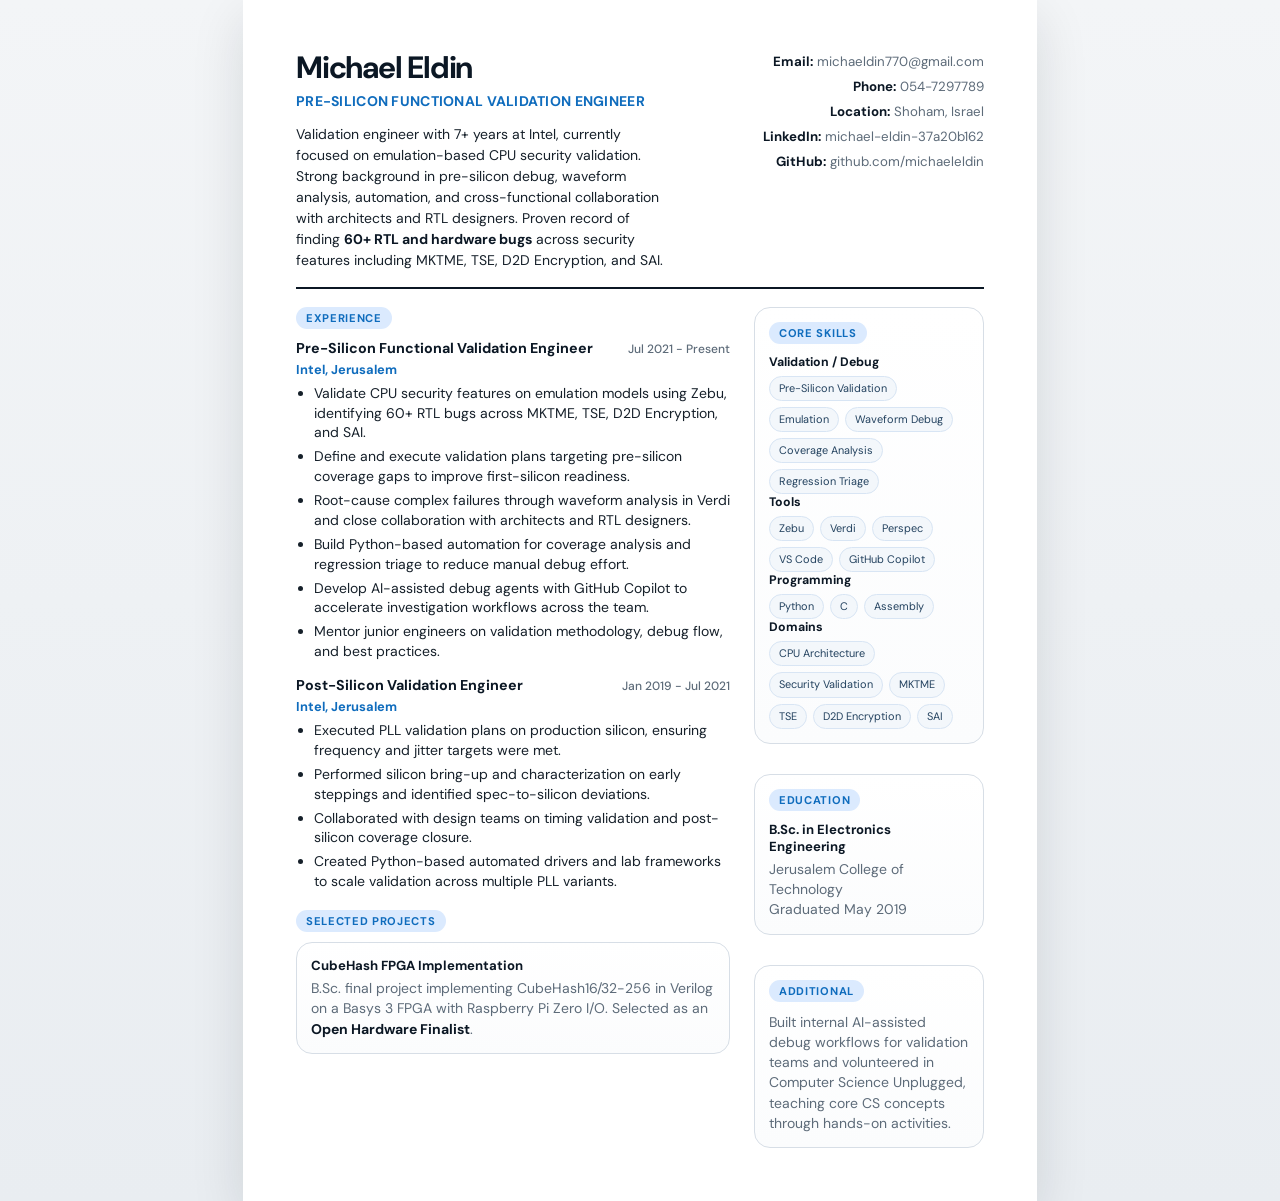
<file: cv.html>
<!DOCTYPE html>
<html lang="en">
<head>
  <meta charset="UTF-8">
  <meta name="viewport" content="width=device-width, initial-scale=1.0">
  <title>Michael Eldin - CV</title>
  <link rel="preconnect" href="https://fonts.googleapis.com">
  <link rel="preconnect" href="https://fonts.gstatic.com" crossorigin>
  <link href="https://fonts.googleapis.com/css2?family=DM+Sans:wght@400;500;700&display=swap" rel="stylesheet">
  <style>
    :root {
      --page-bg: #eef1f4;
      --paper: #ffffff;
      --text: #16202a;
      --muted: #5d6b79;
      --accent: #0f6cbd;
      --accent-soft: #dbeafe;
      --border: #d7dee6;
      --heading: #0b1724;
    }

    * {
      box-sizing: border-box;
    }

    html {
      font-size: 14px;
    }

    body {
      margin: 0;
      font-family: "DM Sans", Arial, sans-serif;
      color: var(--text);
      background: linear-gradient(180deg, #f3f5f7 0%, #e9edf1 100%);
      -webkit-font-smoothing: antialiased;
    }

    .page {
      width: 210mm;
      min-height: 297mm;
      margin: 0 auto;
      padding: 14mm;
      background: var(--paper);
      box-shadow: 0 18px 50px rgba(15, 23, 36, 0.12);
    }

    .header {
      display: grid;
      grid-template-columns: 1.5fr 1fr;
      gap: 20px;
      align-items: start;
      padding-bottom: 16px;
      border-bottom: 2px solid var(--heading);
    }

    .name {
      margin: 0;
      font-size: 2.2rem;
      line-height: 1;
      letter-spacing: -0.04em;
      color: var(--heading);
    }

    .role {
      margin: 8px 0 0;
      color: var(--accent);
      font-size: 1rem;
      font-weight: 700;
      letter-spacing: 0.02em;
      text-transform: uppercase;
    }

    .summary {
      margin: 14px 0 0;
      max-width: 95%;
      color: var(--text);
      line-height: 1.5;
    }

    .contact {
      display: grid;
      gap: 8px;
      justify-items: end;
      font-size: 0.95rem;
      color: var(--muted);
    }

    .contact strong {
      color: var(--heading);
      font-weight: 700;
    }

    .contact a {
      color: inherit;
      text-decoration: none;
    }

    .layout {
      display: grid;
      grid-template-columns: 1.7fr 0.9fr;
      gap: 24px;
      margin-top: 18px;
    }

    .section {
      margin-bottom: 18px;
    }

    .section:last-child {
      margin-bottom: 0;
    }

    .section-title {
      display: inline-block;
      margin: 0 0 10px;
      padding: 4px 10px;
      border-radius: 999px;
      background: var(--accent-soft);
      color: var(--accent);
      font-size: 0.8rem;
      font-weight: 700;
      letter-spacing: 0.06em;
      text-transform: uppercase;
    }

    .entry {
      margin-bottom: 14px;
    }

    .entry:last-child {
      margin-bottom: 0;
    }

    .entry-head {
      display: flex;
      justify-content: space-between;
      gap: 12px;
      align-items: baseline;
      margin-bottom: 4px;
    }

    .entry-title {
      margin: 0;
      font-size: 1.02rem;
      color: var(--heading);
    }

    .entry-date {
      white-space: nowrap;
      color: var(--muted);
      font-size: 0.86rem;
      font-weight: 500;
    }

    .entry-subtitle {
      margin: 0 0 6px;
      color: var(--accent);
      font-size: 0.92rem;
      font-weight: 700;
    }

    ul {
      margin: 0;
      padding-left: 18px;
    }

    li {
      margin-bottom: 4px;
      line-height: 1.42;
    }

    .panel {
      border: 1px solid var(--border);
      border-radius: 16px;
      padding: 14px;
      background: linear-gradient(180deg, #ffffff 0%, #fbfcfd 100%);
    }

    .stack {
      display: grid;
      gap: 12px;
    }

    .label {
      margin: 0 0 6px;
      color: var(--heading);
      font-size: 0.88rem;
      font-weight: 700;
    }

    .chips {
      display: flex;
      flex-wrap: wrap;
      gap: 6px;
    }

    .chip {
      padding: 5px 9px;
      border-radius: 999px;
      background: #f3f7fb;
      border: 1px solid #d8e5f4;
      color: #23425f;
      font-size: 0.78rem;
      line-height: 1.2;
    }

    .project {
      margin-bottom: 10px;
    }

    .project:last-child {
      margin-bottom: 0;
    }

    .project h4,
    .edu h4 {
      margin: 0 0 4px;
      font-size: 0.94rem;
      color: var(--heading);
    }

    .project p,
    .edu p,
    .note {
      margin: 0;
      color: var(--muted);
      line-height: 1.45;
    }

    .highlight {
      color: var(--heading);
      font-weight: 700;
    }

    @page {
      size: A4;
      margin: 10mm;
    }

    @media print {
      body {
        background: #ffffff;
      }

      .page {
        width: auto;
        min-height: auto;
        margin: 0;
        padding: 0;
        box-shadow: none;
      }
    }

    @media (max-width: 900px) {
      .page {
        width: auto;
        min-height: auto;
        margin: 0;
        padding: 24px;
        box-shadow: none;
      }

      .header,
      .layout {
        grid-template-columns: 1fr;
      }

      .contact {
        justify-items: start;
      }

      .summary {
        max-width: 100%;
      }
    }
  </style>
</head>
<body>
  <main class="page">
    <header class="header">
      <div>
        <h1 class="name">Michael Eldin</h1>
        <p class="role">Pre-Silicon Functional Validation Engineer</p>
        <p class="summary">
          Validation engineer with 7+ years at Intel, currently focused on emulation-based CPU security validation.
          Strong background in pre-silicon debug, waveform analysis, automation, and cross-functional collaboration with
          architects and RTL designers. Proven record of finding <span class="highlight">60+ RTL and hardware bugs</span>
          across security features including MKTME, TSE, D2D Encryption, and SAI.
        </p>
      </div>
      <div class="contact">
        <div><strong>Email:</strong> <a href="mailto:michaeldin770@gmail.com">michaeldin770@gmail.com</a></div>
        <div><strong>Phone:</strong> 054-7297789</div>
        <div><strong>Location:</strong> Shoham, Israel</div>
        <div><strong>LinkedIn:</strong> <a href="https://www.linkedin.com/in/michael-eldin-37a20b162/">michael-eldin-37a20b162</a></div>
        <div><strong>GitHub:</strong> <a href="https://github.com/michaeleldin">github.com/michaeleldin</a></div>
      </div>
    </header>

    <section class="layout">
      <div>
        <section class="section">
          <h2 class="section-title">Experience</h2>

          <article class="entry">
            <div class="entry-head">
              <h3 class="entry-title">Pre-Silicon Functional Validation Engineer</h3>
              <div class="entry-date">Jul 2021 - Present</div>
            </div>
            <p class="entry-subtitle">Intel, Jerusalem</p>
            <ul>
              <li>Validate CPU security features on emulation models using Zebu, identifying 60+ RTL bugs across MKTME, TSE, D2D Encryption, and SAI.</li>
              <li>Define and execute validation plans targeting pre-silicon coverage gaps to improve first-silicon readiness.</li>
              <li>Root-cause complex failures through waveform analysis in Verdi and close collaboration with architects and RTL designers.</li>
              <li>Build Python-based automation for coverage analysis and regression triage to reduce manual debug effort.</li>
              <li>Develop AI-assisted debug agents with GitHub Copilot to accelerate investigation workflows across the team.</li>
              <li>Mentor junior engineers on validation methodology, debug flow, and best practices.</li>
            </ul>
          </article>

          <article class="entry">
            <div class="entry-head">
              <h3 class="entry-title">Post-Silicon Validation Engineer</h3>
              <div class="entry-date">Jan 2019 - Jul 2021</div>
            </div>
            <p class="entry-subtitle">Intel, Jerusalem</p>
            <ul>
              <li>Executed PLL validation plans on production silicon, ensuring frequency and jitter targets were met.</li>
              <li>Performed silicon bring-up and characterization on early steppings and identified spec-to-silicon deviations.</li>
              <li>Collaborated with design teams on timing validation and post-silicon coverage closure.</li>
              <li>Created Python-based automated drivers and lab frameworks to scale validation across multiple PLL variants.</li>
            </ul>
          </article>
        </section>

        <section class="section">
          <h2 class="section-title">Selected Projects</h2>
          <article class="project panel">
            <h4>CubeHash FPGA Implementation</h4>
            <p>
              B.Sc. final project implementing CubeHash16/32-256 in Verilog on a Basys 3 FPGA with Raspberry Pi Zero I/O.
              Selected as an <span class="highlight">Open Hardware Finalist</span>.
            </p>
          </article>
        </section>
      </div>

      <div class="stack">
        <section class="section panel">
          <h2 class="section-title">Core Skills</h2>

          <div>
            <p class="label">Validation / Debug</p>
            <div class="chips">
              <span class="chip">Pre-Silicon Validation</span>
              <span class="chip">Emulation</span>
              <span class="chip">Waveform Debug</span>
              <span class="chip">Coverage Analysis</span>
              <span class="chip">Regression Triage</span>
            </div>
          </div>

          <div>
            <p class="label">Tools</p>
            <div class="chips">
              <span class="chip">Zebu</span>
              <span class="chip">Verdi</span>
              <span class="chip">Perspec</span>
              <span class="chip">VS Code</span>
              <span class="chip">GitHub Copilot</span>
            </div>
          </div>

          <div>
            <p class="label">Programming</p>
            <div class="chips">
              <span class="chip">Python</span>
              <span class="chip">C</span>
              <span class="chip">Assembly</span>
            </div>
          </div>

          <div>
            <p class="label">Domains</p>
            <div class="chips">
              <span class="chip">CPU Architecture</span>
              <span class="chip">Security Validation</span>
              <span class="chip">MKTME</span>
              <span class="chip">TSE</span>
              <span class="chip">D2D Encryption</span>
              <span class="chip">SAI</span>
            </div>
          </div>
        </section>

        <section class="section panel edu">
          <h2 class="section-title">Education</h2>
          <h4>B.Sc. in Electronics Engineering</h4>
          <p>Jerusalem College of Technology</p>
          <p class="note">Graduated May 2019</p>
        </section>

        <section class="section panel">
          <h2 class="section-title">Additional</h2>
          <p class="note">
            Built internal AI-assisted debug workflows for validation teams and volunteered in Computer Science Unplugged,
            teaching core CS concepts through hands-on activities.
          </p>
        </section>
      </div>
    </section>
  </main>
</body>
</html>
</file>
